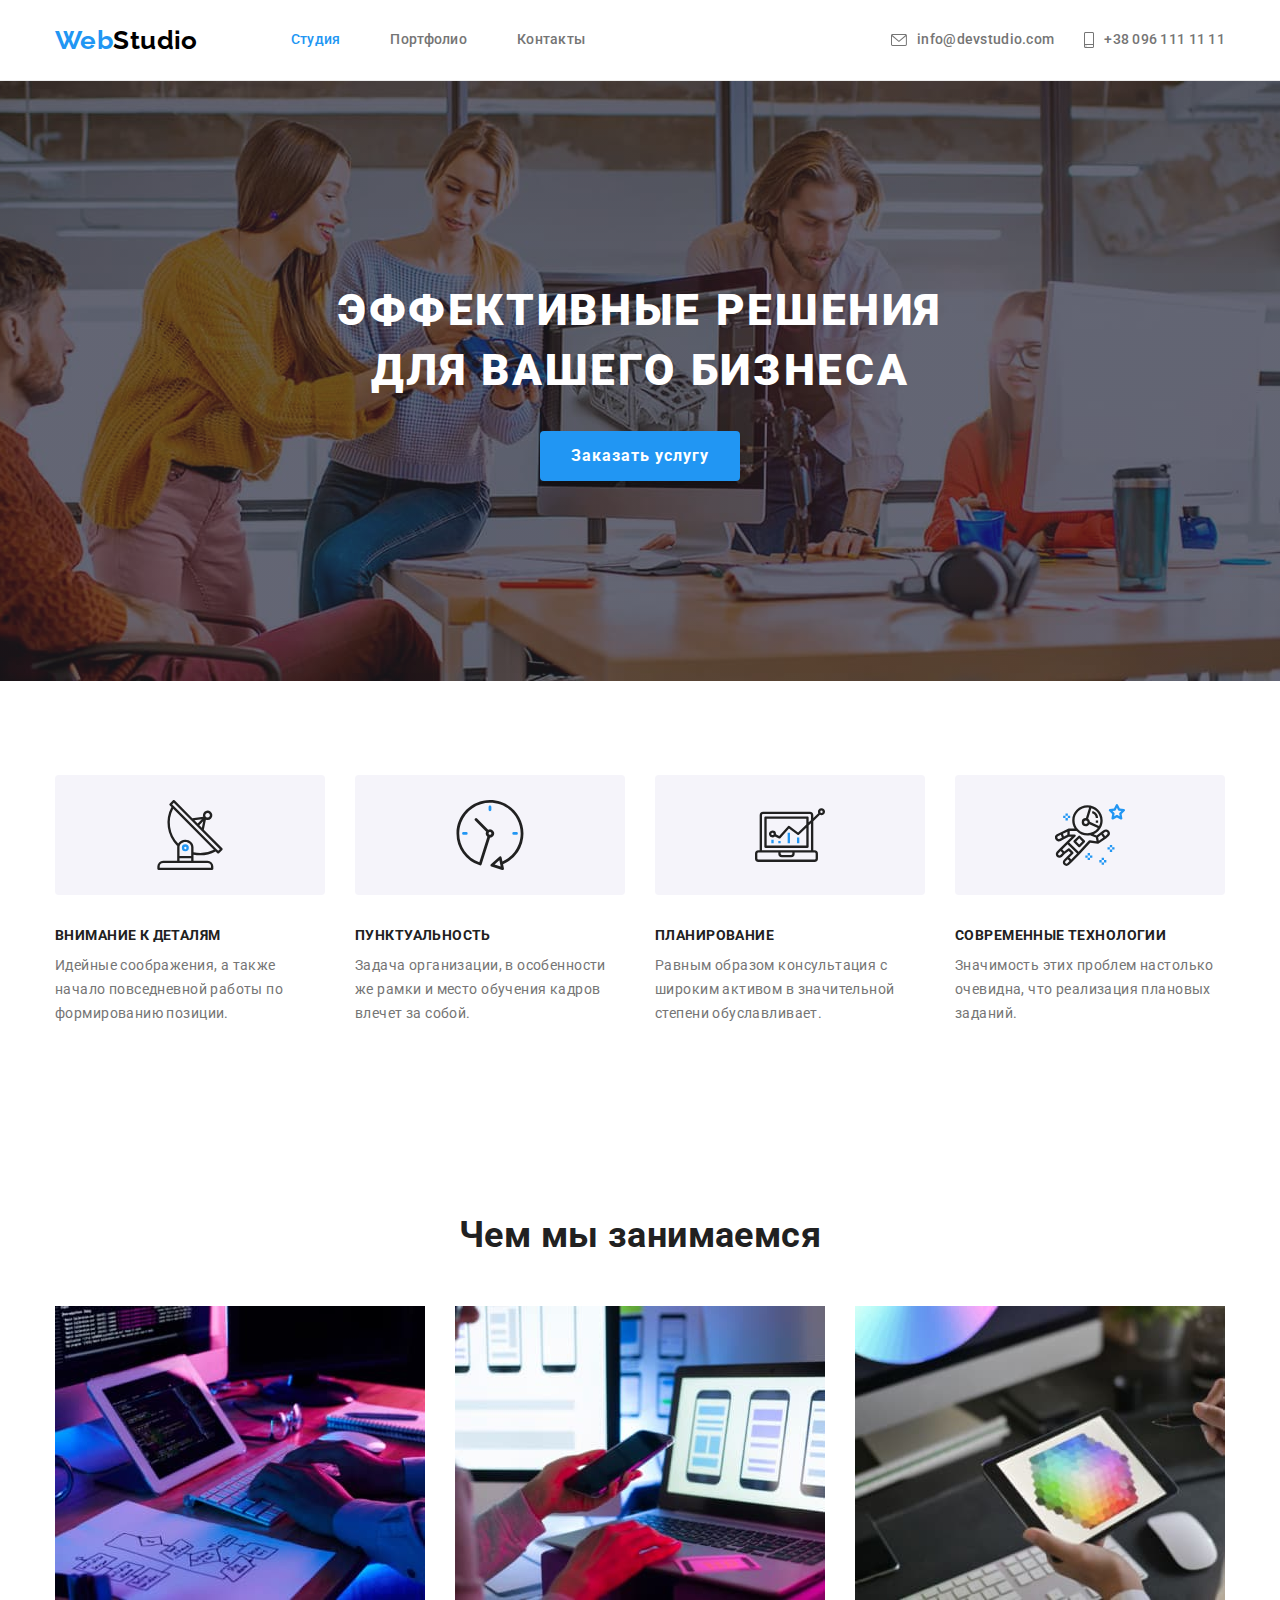
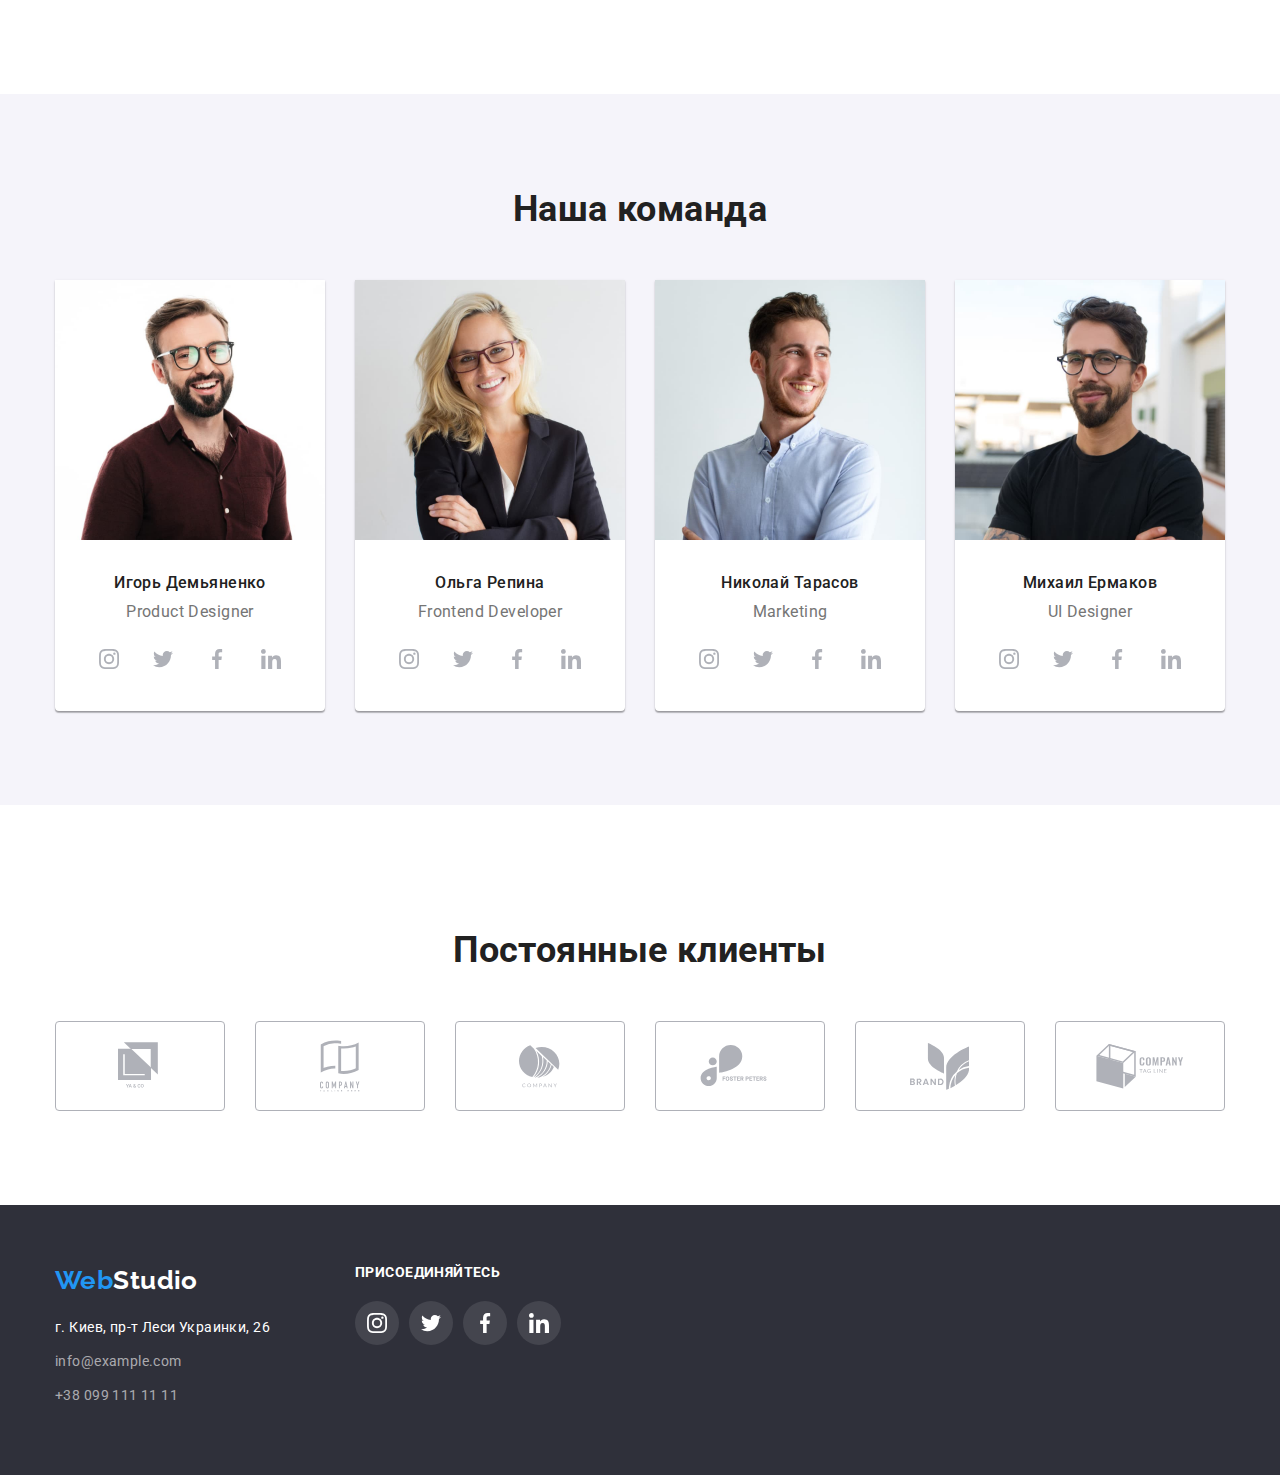
<file: index.html>
<!DOCTYPE html>
<html lang="ru">
  <head>
    <meta charset="UTF-8" />
    <meta name="viewport" content="width=device-width, initial-scale=1.0" />
    <title>WebStudio</title>
    <link rel="stylesheet" href="https://fonts.googleapis.com/css2?family=Raleway:wght@700&family=Roboto:wght@400;500;700;900&display=fallback" />
    <link rel="stylesheet" href="https://cdnjs.cloudflare.com/ajax/libs/modern-normalize/0.7.0/modern-normalize.min.css" />
    <link rel="stylesheet" href="./css/style.css" />
  </head>
  <body>
    <header class="header">
      <div class="container main-nav">
        <a href="./index.html" lang="en" class="logo">Web<span class="logo-header">Studio</span></a>
        <nav>
          <ul class="site-nav">
            <li class="item"><a href="./index.html" class="link current">Студия</a></li>
            <li class="item"><a href="./portpholio.html" class="link">Портфолио</a></li>
            <li class="item"><a href="#contacts" class="link">Контакты</a></li>
          </ul>
        </nav>
        <address class="address-nav">
          <a href="mailto:info@devstudio.com" lang="en" class="link">
            <svg class="icon-nav envelope">
              <use href="./images/svg/symbol-defs.svg#icon-envelope"></use>
            </svg>
            info@devstudio.com
          </a>
          <a href="tel:+380961111111" class="link">
            <svg class="icon-nav smartphone">
              <use href="./images/svg/symbol-defs.svg#icon-smartphone"></use>
            </svg>
            +38 096 111 11 11
          </a>
        </address>
      </div>
    </header>
    <main>
      <!--Hero-->
      <section class="section hero">
        <div class="hero-container">
          <h1 class="hero-title">Эффективные решения для вашего бизнеса</h1>
          <button type="button" class="hero-button">Заказать услугу</button>
        </div>
      </section>
      <!--Features-->
      <section class="section features">
        <div class="container">
          <ul class="features-list flexbox">
            <li class="features-item attention">
              <h2 class="features-titel">Внимание к деталям</h2>
              <p class="features-text">Идейные соображения, а также начало повседневной работы по формированию позиции.</p>
            </li>
            <li class="features-item punctuality">
              <h2 class="features-titel">Пунктуальность</h2>
              <p class="features-text">Задача организации, в особенности же рамки и место обучения кадров влечет за собой.</p>
            </li>
            <li class="features-item planning">
              <h2 class="features-titel">Планирование</h2>
              <p class="features-text">Равным образом консультация с широким активом в значительной степени обуславливает.</p>
            </li>
            <li class="features-item technology">
              <h2 class="features-titel">Современные технологии</h2>
              <p class="features-text">Значимость этих проблем настолько очевидна, что реализация плановых заданий.</p>
            </li>
          </ul>
        </div>
      </section>
      <!--Our Job-->
      <section class="section job">
        <div class="container">
          <h2 class="job-titel">Чем мы занимаемся</h2>
          <ul class="job-list flexbox">
            <li class="job-item">
              <img src="./images/img1.jpg" alt="Человек, который работает за ноутбуком" width="370" />
            </li>
            <li class="job-item">
              <img src="./images/img2.jpg" alt="Макеты для мобыльного приложения" width="370" />
            </li>
            <li class="job-item">
              <img src="./images/img3.jpg" alt="Человек подбирает на планшете цвет для дизайна" width="370" />
            </li>
          </ul>
        </div>
      </section>
      <!--Our Team-->
      <section class="section team">
        <div class="container">
          <h2 class="team-title">Наша команда</h2>
          <ul class="team-list flexbox">
            <li class="team-item">
              <img class="team-img" src="./images/teamcard1.jpg" alt="Игорь Демьяненко" width="270" />
              <h3 class="team-worker-title">Игорь Демьяненко</h3>
              <p class="team-worker-text" lang="en">Product Designer</p>
              <ul class="social-icon-list">
                <li class="social-icon-item">
                  <a href="https://www.instagram.com/?hl=ru" class="social-icon-link" target="_blank" rel="noopener noreferrer" aria-label="ccылка Инстаграм">
                    <svg class="social-icon">
                      <use href="./images/svg/symbol-defs.svg#icon-instagram"></use>
                    </svg>
                  </a>
                </li>
                <li class="social-icon-item">
                  <a href="https://twitter.com/" class="social-icon-link" target="_blank" rel="noopener noreferrer" aria-label="ccылка Твиттер">
                    <svg class="social-icon">
                      <use href="./images/svg/symbol-defs.svg#icon-twitter"></use>
                    </svg>
                  </a>
                </li>
                <li class="social-icon-item">
                  <a href="https://www.facebook.com/" class="social-icon-link" target="_blank" rel="noopener noreferrer" aria-label="ccылка Фейсбук">
                    <svg class="social-icon">
                      <use href="./images/svg/symbol-defs.svg#icon-facebook"></use>
                    </svg>
                  </a>
                </li>
                <li class="social-icon-item">
                  <a href="https://ru.linkedin.com/" class="social-icon-link" target="_blank" rel="noopener noreferrer" aria-label="ccылка Линкедин">
                    <svg class="social-icon">
                      <use href="./images/svg/symbol-defs.svg#icon-linkedin"></use>
                    </svg>
                  </a>
                </li>
              </ul>
            </li>
            <li class="team-item">
              <img class="team-img" src="./images/teamcard2.jpg" alt="Ольга Репина" width="270" />
              <h3 class="team-worker-title">Ольга Репина</h3>
              <p class="team-worker-text" lang="en">Frontend Developer</p>
              <ul class="social-icon-list">
                <li class="social-icon-item">
                  <a href="https://www.instagram.com/?hl=ru" class="social-icon-link" target="_blank" rel="noopener noreferrer" aria-label="ccылка Инстаграм">
                    <svg class="social-icon">
                      <use href="./images/svg/symbol-defs.svg#icon-instagram"></use>
                    </svg>
                  </a>
                </li>
                <li class="social-icon-item">
                  <a href="https://twitter.com/" class="social-icon-link" target="_blank" rel="noopener noreferrer" aria-label="ccылка Твиттер">
                    <svg class="social-icon">
                      <use href="./images/svg/symbol-defs.svg#icon-twitter"></use>
                    </svg>
                  </a>
                </li>
                <li class="social-icon-item">
                  <a href="https://www.facebook.com/" class="social-icon-link" target="_blank" rel="noopener noreferrer" aria-label="ccылка Фейсбук">
                    <svg class="social-icon">
                      <use href="./images/svg/symbol-defs.svg#icon-facebook"></use>
                    </svg>
                  </a>
                </li>
                <li class="social-icon-item">
                  <a href="https://ru.linkedin.com/" class="social-icon-link" target="_blank" rel="noopener noreferrer" aria-label="ccылка Линкедин">
                    <svg class="social-icon">
                      <use href="./images/svg/symbol-defs.svg#icon-linkedin"></use>
                    </svg>
                  </a>
                </li>
              </ul>
            </li>
            <li class="team-item">
              <img class="team-img" src="./images/teamcard3.jpg" alt="Николай Тарасов" width="270" />
              <h3 class="team-worker-title">Николай Тарасов</h3>
              <p class="team-worker-text" lang="en">Marketing</p>
              <ul class="social-icon-list">
                <li class="social-icon-item">
                  <a href="https://www.instagram.com/?hl=ru" class="social-icon-link" target="_blank" rel="noopener noreferrer" aria-label="ccылка Инстаграм">
                    <svg class="social-icon">
                      <use href="./images/svg/symbol-defs.svg#icon-instagram"></use>
                    </svg>
                  </a>
                </li>
                <li class="social-icon-item">
                  <a href="https://twitter.com/" class="social-icon-link" target="_blank" rel="noopener noreferrer" aria-label="ccылка Твиттер">
                    <svg class="social-icon">
                      <use href="./images/svg/symbol-defs.svg#icon-twitter"></use>
                    </svg>
                  </a>
                </li>
                <li class="social-icon-item">
                  <a href="https://www.facebook.com/" class="social-icon-link" target="_blank" rel="noopener noreferrer" aria-label="ccылка Фейсбук">
                    <svg class="social-icon">
                      <use href="./images/svg/symbol-defs.svg#icon-facebook"></use>
                    </svg>
                  </a>
                </li>
                <li class="social-icon-item">
                  <a href="https://ru.linkedin.com/" class="social-icon-link" target="_blank" rel="noopener noreferrer" aria-label="ccылка Линкедин">
                    <svg class="social-icon">
                      <use href="./images/svg/symbol-defs.svg#icon-linkedin"></use>
                    </svg>
                  </a>
                </li>
              </ul>
            </li>
            <li class="team-item">
              <img class="team-img" src="./images/teamcard4.jpg" alt="Михаил Ермаков" width="270" />
              <h3 class="team-worker-title">Михаил Ермаков</h3>
              <p class="team-worker-text" lang="en">UI Designer</p>
              <ul class="social-icon-list">
                <li class="social-icon-item">
                  <a href="https://www.instagram.com/?hl=ru" class="social-icon-link" target="_blank" rel="noopener noreferrer" aria-label="ccылка Инстаграм">
                    <svg class="social-icon">
                      <use href="./images/svg/symbol-defs.svg#icon-instagram"></use>
                    </svg>
                  </a>
                </li>
                <li class="social-icon-item">
                  <a href="https://twitter.com/" class="social-icon-link" target="_blank" rel="noopener noreferrer" aria-label="ccылка Твиттер">
                    <svg class="social-icon">
                      <use href="./images/svg/symbol-defs.svg#icon-twitter"></use>
                    </svg>
                  </a>
                </li>
                <li class="social-icon-item">
                  <a href="https://www.facebook.com/" class="social-icon-link" target="_blank" rel="noopener noreferrer" aria-label="ccылка Фейсбук">
                    <svg class="social-icon">
                      <use href="./images/svg/symbol-defs.svg#icon-facebook"></use>
                    </svg>
                  </a>
                </li>
                <li class="social-icon-item">
                  <a href="https://ru.linkedin.com/" class="social-icon-link" target="_blank" rel="noopener noreferrer" aria-label="ccылка Линкедин">
                    <svg class="social-icon">
                      <use href="./images/svg/symbol-defs.svg#icon-linkedin"></use>
                    </svg>
                  </a>
                </li>
              </ul>
            </li>
          </ul>
        </div>
      </section>
      <!--Regular customers-->
      <section class="section">
        <div class="container">
          <h2 class="customers-title">Постоянные клиенты</h2>
          <ul class="customers-list">
            <li class="customers-item">
              <a href="" class="customers-link">
                <svg class="customer-icon" width="44" height="49">
                  <use href="./images/svg/symbol-defs.svg#icon-logo1"></use>
                </svg>
              </a>
            </li>
            <li class="customers-item">
              <a href="" class="customers-link">
                <svg class="customer-icon" width="40" height="52">
                  <use href="./images/svg/symbol-defs.svg#icon-logo2"></use>
                </svg>
              </a>
            </li>
            <li class="customers-item">
              <a href="" class="customers-link">
                <svg class="customer-icon logo-one" width="41" height="43">
                  <use href="./images/svg/symbol-defs.svg#icon-logo3"></use>
                </svg>
              </a>
            </li>
            <li class="customers-item">
              <a href="" class="customers-link">
                <svg class="customer-icon" width="80" height="42">
                  <use href="./images/svg/symbol-defs.svg#icon-logo4"></use>
                </svg>
              </a>
            </li>
            <li class="customers-item">
              <a href="" class="customers-link">
                <svg class="customer-icon" width="59" height="47">
                  <use href="./images/svg/symbol-defs.svg#icon-logo5"></use>
                </svg>
              </a>
            </li>
            <li class="customers-item">
              <a href="" class="customers-link">
                <svg class="customer-icon" width="88" height="45">
                  <use href="./images/svg/symbol-defs.svg#icon-logo6"></use>
                </svg>
              </a>
            </li>
          </ul>
        </div>
      </section>
    </main>
    <!--Footer-->
    <footer id="contacts" class="footer">
      <div class="container flexbox">
        <div class="footer-contacts">
          <a href="./index.html" lang="en" class="logo logo-down">Web<span class="logo-footer">Studio</span></a>
          <address class="address-footer">
            <span class="adress-footer-streat">г. Киев, пр-т Леси Украинки, 26</span> <br />
            <a href="mailto:info@example.com" lang="en" class="link mail">info@example.com</a> <br />
            <a href="tel:+380991111111" class="link">+38 099 111 11 11</a>
          </address>
        </div>
        <div class="join-contacts">
          <h2 class="join-title">присоединяйтесь</h2>
          <ul class="social-icon-list join-list">
            <li class="social-icon-item">
              <a href="https://www.instagram.com/?hl=ru" class="social-icon-link join-link" target="_blank" rel="noopener noreferrer" aria-label="ccылка Инстаграм">
                <svg class="social-icon join-icon">
                  <use href="./images/svg/symbol-defs.svg#icon-instagram"></use>
                </svg>
              </a>
            </li>
            <li class="social-icon-item">
              <a href="https://twitter.com/" class="social-icon-link join-link" target="_blank" rel="noopener noreferrer" aria-label="ccылка Твиттер">
                <svg class="social-icon join-icon">
                  <use href="./images/svg/symbol-defs.svg#icon-twitter"></use>
                </svg>
              </a>
            </li>
            <li class="social-icon-item">
              <a href="https://www.facebook.com/" class="social-icon-link join-link" target="_blank" rel="noopener noreferrer" aria-label="ccылка Фейсбук">
                <svg class="social-icon join-icon">
                  <use href="./images/svg/symbol-defs.svg#icon-facebook"></use>
                </svg>
              </a>
            </li>
            <li class="social-icon-item">
              <a href="https://ru.linkedin.com/" class="social-icon-link join-link" target="_blank" rel="noopener noreferrer" aria-label="ccылка Линкедин">
                <svg class="social-icon join-icon">
                  <use href="./images/svg/symbol-defs.svg#icon-linkedin"></use>
                </svg>
              </a>
            </li>
          </ul>
        </div>
      </div>
    </footer>
  </body>
</html>
</file>
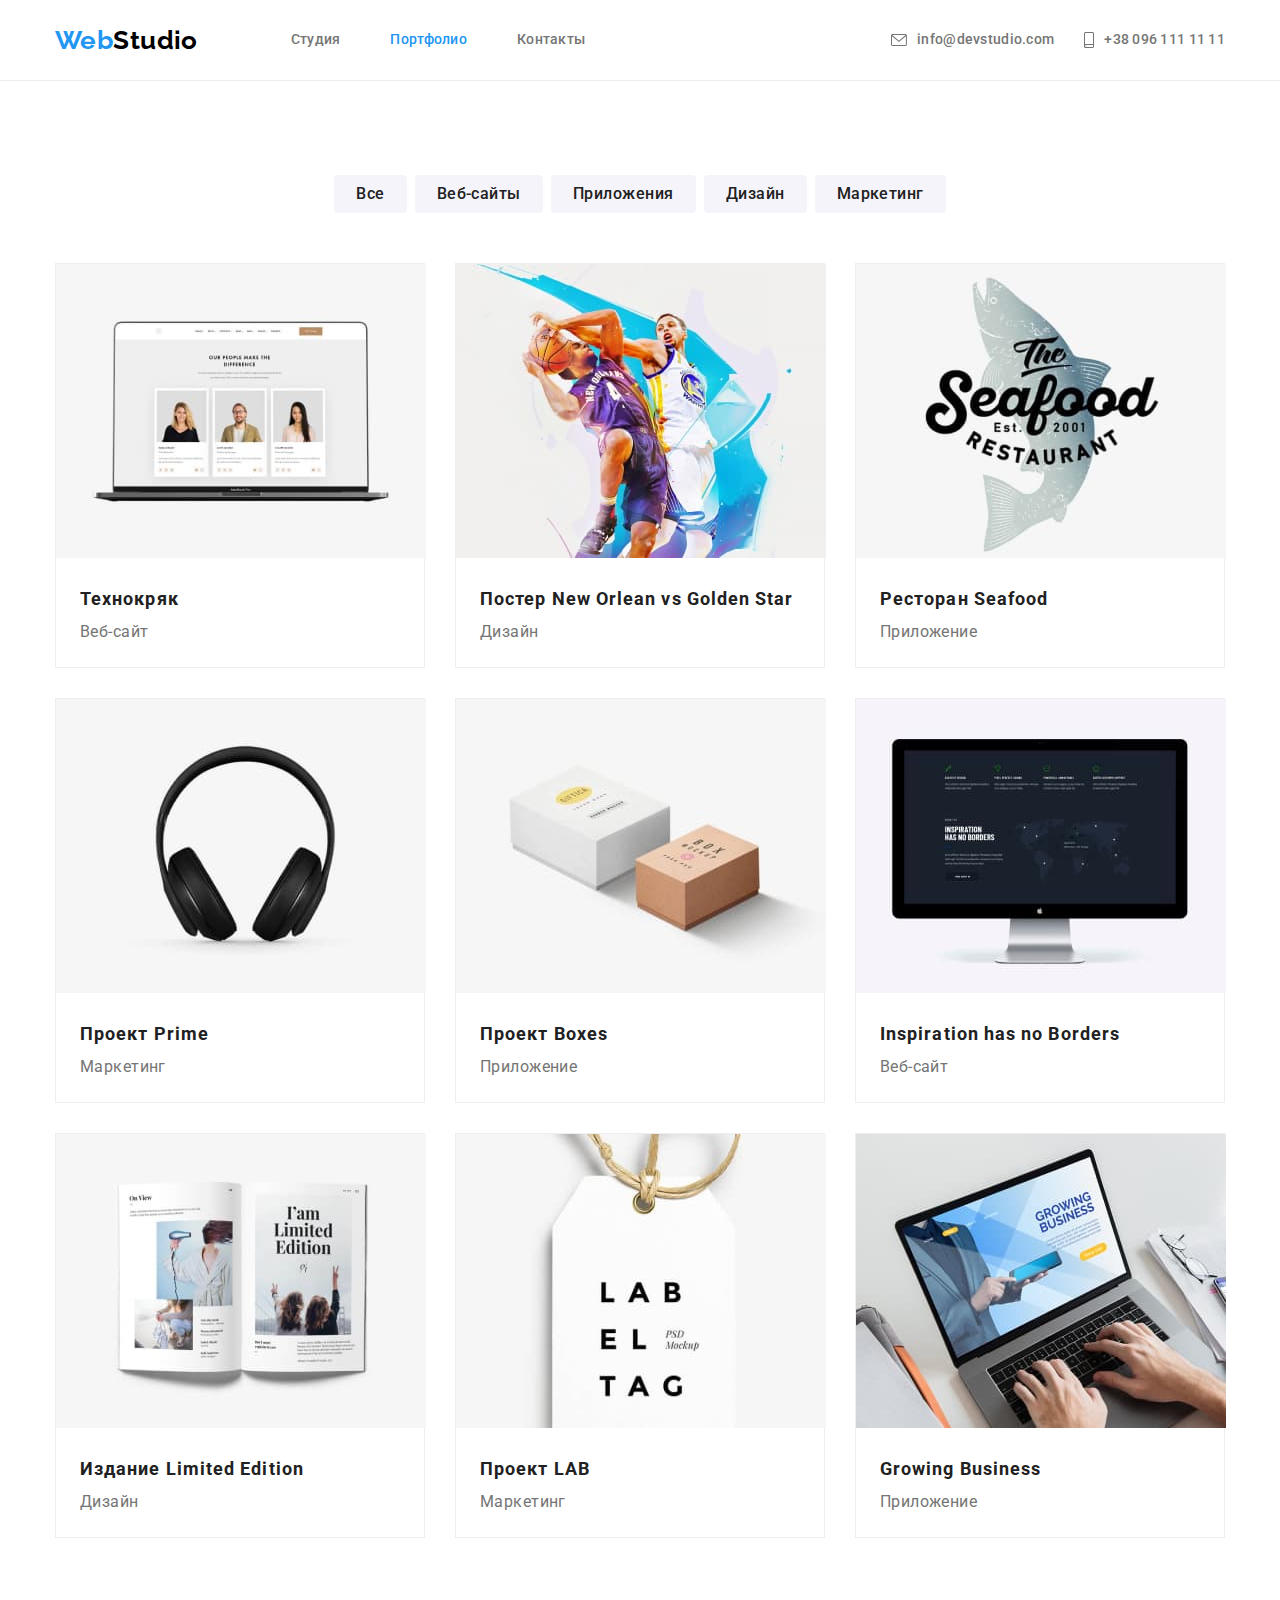
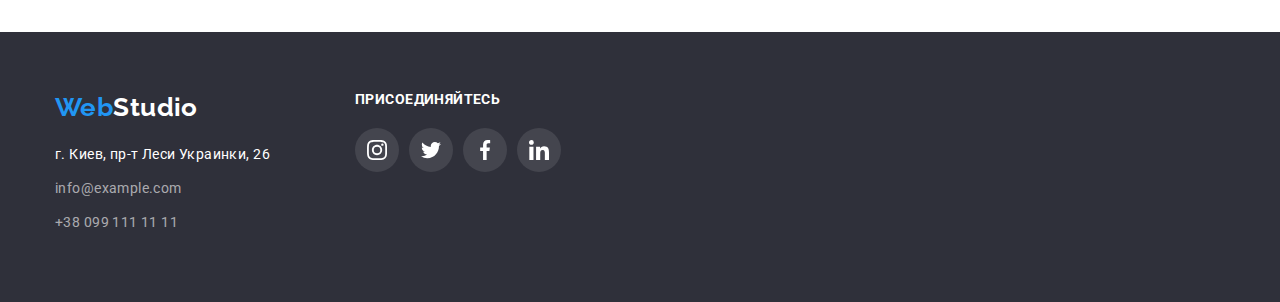
<file: portpholio.html>
<!DOCTYPE html>
<html lang="ru">
  <head>
    <meta charset="UTF-8" />
    <meta name="viewport" content="width=device-width, initial-scale=1.0" />
    <title>WebStudio</title>
    <link rel="stylesheet" href="https://fonts.googleapis.com/css2?family=Raleway:wght@700&family=Roboto:wght@400;500;700;900&display=fallback" />
    <link rel="stylesheet" href="https://cdnjs.cloudflare.com/ajax/libs/modern-normalize/0.7.0/modern-normalize.min.css" />
    <link rel="stylesheet" href="./css/style.css" />
  </head>
  <body>
    <header class="header">
      <div class="container main-nav">
        <a href="./index.html" lang="en" class="logo">Web<span class="logo-header">Studio</span></a>
        <nav>
          <ul class="site-nav">
            <li class="item"><a href="./index.html" class="link">Студия</a></li>
            <li class="item"><a href="./portpholio.html" class="link current">Портфолио</a></li>
            <li class="item"><a href="#contacts" class="link">Контакты</a></li>
          </ul>
        </nav>
        <address class="address-nav">
          <a href="mailto:info@devstudio.com" lang="en" class="link">
            <svg class="icon-nav envelope">
              <use href="./images/svg/symbol-defs.svg#icon-envelope"></use>
            </svg>
            info@devstudio.com
          </a>
          <a href="tel:+380961111111" class="link">
            <svg class="icon-nav smartphone">
              <use href="./images/svg/symbol-defs.svg#icon-smartphone"></use>
            </svg>
            +38 096 111 11 11
          </a>
        </address>
      </div>
    </header>
    <main>
      <!--Portfolio-->
      <section class="section projects">
        <!--Блок отбора-->
        <div class="container">
          <ul class="projects-selection-list flexbox">
            <li class="projects-selection-item">
              <button type="button" class="button">Все</button>
            </li>
            <li class="projects-selection-item">
              <button type="button" class="button">Веб-сайты</button>
            </li>
            <li class="projects-selection-item">
              <button type="button" class="button">Приложения</button>
            </li>
            <li class="projects-selection-item">
              <button type="button" class="button">Дизайн</button>
            </li>
            <li class="projects-selection-item">
              <button type="button" class="button">Маркетинг</button>
            </li>
          </ul>
          <ul class="projects-list flexbox">
            <li class="projects-item">
              <a href="./">
                <div>
                  <img src="./images/portpholio/project1.jpg" alt="Экран ноутбука" width="370" />
                </div>
                <div class="projects-text-container">
                  <h2 class="projects-title">Технокряк</h2>
                  <p class="projecrs-text">Веб-сайт</p>
                </div>
              </a>
            </li>
            <li class="projects-item">
              <a href="./">
                <div>
                  <img src="./images/portpholio/project2.jpg" alt="Два баскедболиста" width="370" />
                </div>
                <div class="projects-text-container">
                  <h2 class="projects-title">Постер New Orlean vs Golden Star</h2>
                  <p class="projecrs-text">Дизайн</p>
                </div>
              </a>
            </li>
            <li class="projects-item">
              <a href="./">
                <div>
                  <img src="./images/portpholio/project3.jpg" alt="Логотип ресторана" width="370" />
                </div>
                <div class="projects-text-container">
                  <h2 class="projects-title">Ресторан Seafood</h2>
                  <p class="projecrs-text">Приложение</p>
                </div>
              </a>
            </li>
            <li class="projects-item">
              <a href="./">
                <div>
                  <img src="./images/portpholio/project4.jpg" alt="Наушники" width="370" />
                </div>
                <div class="projects-text-container">
                  <h2 class="projects-title">Проект Prime</h2>
                  <p class="projecrs-text">Маркетинг</p>
                </div>
              </a>
            </li>
            <li class="projects-item">
              <a href="./">
                <div>
                  <img src="./images/portpholio/project5.jpg" alt="Две коробки" width="370" />
                </div>
                <div class="projects-text-container">
                  <h2 class="projects-title">Проект Boxes</h2>
                  <p class="projecrs-text">Приложение</p>
                </div>
              </a>
            </li>
            <li class="projects-item">
              <a href="./">
                <div>
                  <img src="./images/portpholio/project6.jpg" alt="Монитор" width="370" />
                </div>
                <div class="projects-text-container">
                  <h2 class="projects-title" lang="en">Inspiration has no Borders</h2>
                  <p class="projecrs-text">Веб-сайт</p>
                </div>
              </a>
            </li>
            <li class="projects-item">
              <a href="./">
                <div>
                  <img src="./images/portpholio/project7.jpg" alt="Книга" width="370" />
                </div>
                <div class="projects-text-container">
                  <h2 class="projects-title">Издание Limited Edition</h2>
                  <p class="projecrs-text">Дизайн</p>
                </div>
              </a>
            </li>
            <li class="projects-item">
              <a href="./">
                <div>
                  <img src="./images/portpholio/project8.jpg" alt="Бирка" width="370" />
                </div>
                <div class="projects-text-container">
                  <h2 class="projects-title">Проект LAB</h2>
                  <p class="projecrs-text">Маркетинг</p>
                </div>
              </a>
            </li>
            <li class="projects-item">
              <a href="./">
                <div>
                  <img src="./images/portpholio/project9.jpg" alt="Ноутбук" width="370" />
                </div>
                <div class="projects-text-container">
                  <h2 class="projects-title" lang="en">Growing Business</h2>
                  <p class="projecrs-text">Приложение</p>
                </div>
              </a>
            </li>
          </ul>
        </div>
      </section>
    </main>
    <footer id="contacts" class="footer">
      <div class="container flexbox footerella">
        <div class="footer-contacts">
          <a href="./index.html" lang="en" class="logo logo-down">Web<span class="logo-footer">Studio</span></a>
          <address class="address-footer">
            <span class="adress-footer-streat">г. Киев, пр-т Леси Украинки, 26</span> <br />
            <a href="mailto:info@example.com" lang="en" class="link mail">info@example.com</a> <br />
            <a href="tel:+380991111111" class="link">+38 099 111 11 11</a>
          </address>
        </div>
        <div class="join-contacts">
          <h2 class="join-title">присоединяйтесь</h2>
          <ul class="social-icon-list join-list">
            <li class="social-icon-item">
              <a href="https://www.instagram.com/?hl=ru" class="social-icon-link join-link" target="_blank" rel="noopener noreferrer" aria-label="ccылка Инстаграм">
                <svg class="social-icon join-icon">
                  <use href="./images/svg/symbol-defs.svg#icon-instagram"></use>
                </svg>
              </a>
            </li>
            <li class="social-icon-item">
              <a href="https://twitter.com/" class="social-icon-link join-link" target="_blank" rel="noopener noreferrer" aria-label="ccылка Твиттер">
                <svg class="social-icon join-icon">
                  <use href="./images/svg/symbol-defs.svg#icon-twitter"></use>
                </svg>
              </a>
            </li>
            <li class="social-icon-item">
              <a href="https://www.facebook.com/" class="social-icon-link join-link" target="_blank" rel="noopener noreferrer" aria-label="ccылка Фейсбук">
                <svg class="social-icon join-icon">
                  <use href="./images/svg/symbol-defs.svg#icon-facebook"></use>
                </svg>
              </a>
            </li>
            <li class="social-icon-item">
              <a href="https://ru.linkedin.com/" class="social-icon-link join-link" target="_blank" rel="noopener noreferrer" aria-label="ccылка Линкедин">
                <svg class="social-icon join-icon">
                  <use href="./images/svg/symbol-defs.svg#icon-linkedin"></use>
                </svg>
              </a>
            </li>
          </ul>
        </div>
      </div>
    </footer>
  </body>
</html>
</file>
<file: css/style.css>
:root {
  --text-color-gray: #757575;
  --text-color-black: #212121;
  --accent-link-color: #2196f3;
  --white: #ffffff;
  --primary-background: #e5e5e5;
  --secondary-background: #f5f4fa;
}

/* #188ce8 цвет фона кнопки Героя*/
/* #E5E5E5 первичный цвет фона*/
/* #F5F4FA вторичный цвет фона*/

body {
  font-family: Roboto, sans-serif;
  font-size: 14px;
  letter-spacing: 0.03em;
  color: var(--text-color-gray);
}

ul {
  list-style: none;
  padding: 0;
  margin: 0;
}

a {
  text-decoration: none;
}

h2,
h3 {
  color: var(--text-color-black);
}

.container {
  width: 1200px;
  margin-right: auto;
  margin-left: auto;
  padding-right: 15px;
  padding-left: 15px;
}

.flexbox {
  display: flex;
  flex-wrap: wrap;
}

.section {
  max-width: 1600px;
  margin-right: auto;
  margin-left: auto;
  padding-top: 94px;
  padding-bottom: 94px;
}

.img {
  display: block;
  max-width: 100%;
  height: auto;
}

/*Main nav*/

.header {
  max-width: 1600px;
  margin-right: auto;
  margin-left: auto;
  background-color: var(--white);
  border-bottom: 1px solid #ececec;
}

.main-nav {
  display: flex;
  align-items: center;
}

/*Logo*/
.logo {
  color: var(--accent-link-color);
  font-family: Raleway, sans-serif;
  font-weight: 700;
  font-size: 26px;
  line-height: 1.19;
}

.logo-header {
  color: #000000;
}

/* Site nav*/

.site-nav {
  display: flex;
  margin-left: 93px;
}

.site-nav .item:not(:last-child) {
  margin-right: 50px;
}

.site-nav .link {
  display: block;
  padding-top: 32px;
  padding-bottom: 32px;

  color: var(--secondary-text-color);
  font-weight: 500;
  font-size: 14px;
  line-height: 1.14;
  letter-spacing: 0.02em;
}

.site-nav .link:hover,
.site-nav .link:focus {
  color: var(--accent-link-color);
}
.site-nav .link.current {
  color: var(--accent-link-color);
}

/*Address-nav*/

.address-nav {
  margin-left: auto;
  display: flex;
  align-content: center;
}

.address-nav .link:not(:last-child) {
  margin-right: 30px;
}

.address-nav .link {
  display: inline-flex;
  align-items: center;
  font-style: normal;
  color: var(--text-color-gray);
  font-weight: 500;
  font-size: 14px;
  line-height: 1.14;
  letter-spacing: 0.02em;
}

.icon-nav {
  margin-right: 10px;
}

.envelope {
  width: 16px;
  height: 12px;
}

.smartphone {
  width: 10px;
  height: 16px;
}

.address-nav .link:hover,
.address-nav .link:focus {
  color: var(--accent-link-color);
  --color1: var(--accent-link-color);
}

/*Hero*/
.hero {
  height: 600px;
  padding-top: 200px;
  padding-bottom: 200px;
  background: linear-gradient(to right, rgba(47, 48, 58, 0.4), rgba(47, 48, 58, 0.4)), url(../images/hero.jpg), #c4c4c4;
  background-position: center;
  text-align: center;
}

.hero-container {
  max-width: 695px;
  margin-right: auto;
  margin-left: auto;
}

.hero-title {
  margin-top: 0;
  margin-bottom: 30px;
  font-weight: 900;
  font-size: 44px;
  line-height: 1.36;
  letter-spacing: 0.06em;
  text-transform: uppercase;
  color: var(--white);
}

.hero-button {
  margin-top: 0;
  min-width: 200px;
  height: 50px;
  border: transparent;
  border-radius: 4px;
  color: var(--white);
  font-weight: 700;
  font-size: 16px;
  line-height: 1.87;
  letter-spacing: 0.06em;
  background-color: var(--accent-link-color);
  box-shadow: 0px 4px 4px rgba(0, 0, 0, 0.15);
}

/*Features*/

.features-item {
  width: calc((100% - 30px * 3) / 4);
}

.features-item:not(:nth-child(4n + 1)) {
  margin-left: 30px;
}

.features-item:not(:nth-last-child(-n + 4)) {
  margin-bottom: 10px;
}

.features-item::before {
  content: "";
  display: inline-block;
  width: 270px;
  height: 120px;
  margin-bottom: 30px;
  background: #f5f4fa;
  border-radius: 4px;

  background-repeat: no-repeat;
  background-position: center;
}

.features-item.attention::before {
  background-image: url(../images/svg/antenna.svg);
}

.features-item.punctuality::before {
  background-image: url(../images/svg/clock.svg);
}

.features-item.planning::before {
  background-image: url(../images/svg/diagram.svg);
}

.features-item.technology::before {
  background-image: url(../images/svg/astronaut.svg);
}

.features-titel {
  margin-top: 0;
  margin-bottom: 10px;

  font-size: 14px;
  font-weight: 700;
  line-height: 1.14;
  text-transform: uppercase;
}

.features-text {
  line-height: 1.71;
  margin-top: 0;
  margin-bottom: 0;
}

/*our job*/

.job {
  text-align: center;
  padding-bottom: 94px;
}

.job-titel {
  margin-top: 0;
  margin-bottom: 50px;
  padding-top: 0;

  font-weight: 700;
  font-size: 36px;
  line-height: 1.17;
  text-align: center;
}

.job-list {
  font-size: 0;
}

.jpb-item {
  width: calc((100% - 30px * 2) / 3);
}

.job-item:not(:nth-child(3n)) {
  margin-right: 30px;
}

.job-item:not(:nth-last-child(-n + 3)) {
  margin-bottom: 10px;
}

/*our team*/

.team {
  background-color: var(--secondary-background);
}

.team-title {
  margin-top: 0;
  margin-bottom: 50px;
  font-weight: 700;
  font-size: 36px;
  line-height: 1.17;
  text-align: center;
}

.team-list {
  text-align: center;
}

.team-item {
  width: calc((100% - 30px * 3) / 4);
  background: #ffffff;

  box-shadow: 0px 1px 3px rgba(0, 0, 0, 0.12), 0px 1px 1px rgba(0, 0, 0, 0.14), 0px 2px 1px rgba(0, 0, 0, 0.2);
  border-radius: 0px 0px 4px 4px;
}

.team-item:not(:nth-child(4n)) {
  margin-right: 30px;
}

.team-item:not(:nth-last-child(-n + 4)) {
  margin-bottom: 10px;
}

.team-img {
  margin-bottom: 30px;
}
.team-worker-title {
  margin-top: 0;
  margin-bottom: 10px;

  font-weight: 500;
  font-size: 16px;
  line-height: 1.19;
}

.team-worker-text {
  margin-top: 0;
  margin-bottom: 16px;
  font-size: 16px;
  line-height: 1.19;
}

.social-icon-list {
  display: flex;
  justify-content: center;
}

.social-icon-item:not(:last-child) {
  margin-right: 10px;
}

.social-icon-link {
  display: flex;
  justify-content: center;
  align-items: center;
  margin-bottom: 30px;
  width: 44px;
  height: 44px;
  background-color: var(--white);
  border-radius: 50%;
}
/*
Свойство прописано ниже в секции .social-icon.join-icon!
.social-icon-link:hover,
.social-icon-link:focus {
  background-color: var(--accent-link-color);
}*/

.social-icon-link:hover,
:focus .social-icon {
  --color2: var(--white);
}

.social-icon {
  width: 20px;
  height: 20px;
}

/*Regular customers*/

.customers-title {
  margin-bottom: 50px;
  font-weight: bold;
  font-size: 36px;
  line-height: 1.17;
  text-align: center;
}

.customers-list {
  display: flex;
  flex-wrap: wrap;
}

.customers-item {
  width: calc((100% - 30px * 5) / 6);
  height: 90px;
}

.customers-item:not(:last-child) {
  margin-right: 30px;
}
.customers-link {
  display: flex;
  justify-content: center;
  align-items: center;
  width: 100%;
  height: 100%;
  border: 1px solid #afb1b8;
  border-radius: 4px;
}

.customers-link:hover,
:focus {
  border-color: var(--accent-link-color);
}

.customers-link:hover,
:focus .castomers-icon {
  --color2: var(--accent-link-color);
}

/*Footer*/
.footer {
  max-width: 1600px;
  margin-right: auto;
  margin-left: auto;
  background: #2f303a;
}

.footer-contacts {
  padding-top: 60px;
  padding-bottom: 60px;
  width: calc((100% - 30px * 3) / 4);
  margin-right: 30px;
}

.logo-down {
  display: inline-block;
  margin-bottom: 20px;
}

.logo-footer {
  color: var(--white);
}
.adress-footer-streat {
  display: inline-block;
  margin-bottom: 10px;
  font-style: normal;
  line-height: 1.71;
  color: #ffffff;
}

.address-footer .link {
  font-style: normal;
  color: rgba(255, 255, 255, 0.6);
  line-height: 1.71;
}

.address-footer .link:hover,
.address-footer .link:focus {
  color: var(--accent-link-color);
}

.mail {
  display: inline-block;
  margin-bottom: 10px;
}

.join-title {
  margin-top: 0;
  margin-bottom: 20px;
  font-weight: bold;
  font-size: 14px;
  line-height: 1.14;
  text-transform: uppercase;
  color: var(--white);
}

.join-contacts {
  padding-top: 60px;
  padding-bottom: 100px;
  width: calc((100% - 30px * 3) / 4);
}

.social-icon-list.join-list {
  justify-content: start;
}

.social-icon-link.join-link {
  background-color: rgba(255, 255, 255, 0.1);
}

.social-icon.join-icon {
  --color2: var(--white);
}

.social-icon-link:hover,
.social-icon-link:focus {
  background-color: var(--accent-link-color);
}

/*Portfolio*/

.projects-selection-list {
  justify-content: center;
  margin-bottom: 50px;
}

.projects-selection-item:not(:last-child) {
  margin-right: 8px;
}

.projects-selection-item .button {
  padding: 6px 22px;
  font-weight: 500;
  font-size: 16px;

  line-height: 1.62;
  letter-spacing: 0.03em;
  color: var(--text-color-black);
  background: var(--secondary-background);
  border-radius: 4px;
  border: transparent;
}

.projects-selection-list .button:hover,
.projects-selection-list .button:focus {
  color: var(--white);
  background-color: var(--accent-link-color);
  box-shadow: 0px 3px 1px rgba(0, 0, 0, 0.1), 0px 1px 2px rgba(0, 0, 0, 0.08), 0px 2px 2px rgba(0, 0, 0, 0.12);
}

.projects-item {
  width: calc((100% - 30px * 2) / 3);
  background: var(--white);
  border: 1px solid #eeeeee;
  box-sizing: border-box;
}

.projects-item:not(:nth-child(3n)) {
  margin-right: 30px;
}

.projects-item:not(:nth-last-child(-n + 3)) {
  margin-bottom: 30px;
}

.projects-item:hover {
  box-shadow: 0px 1px 1px rgba(0, 0, 0, 0.12), 0px 4px 4px rgba(0, 0, 0, 0.06), 1px 4px 6px rgba(0, 0, 0, 0.16);
}

.projects-text-container {
  padding: 20px 24px;
}

.projects-title {
  margin: 0;
  font-weight: 700;
  font-size: 18px;
  line-height: 2;
  letter-spacing: 0.06em;
}

.projecrs-text {
  margin: 0;

  font-size: 16px;
  line-height: 1.87;
  color: var(--text-color-gray);
}
</file>
